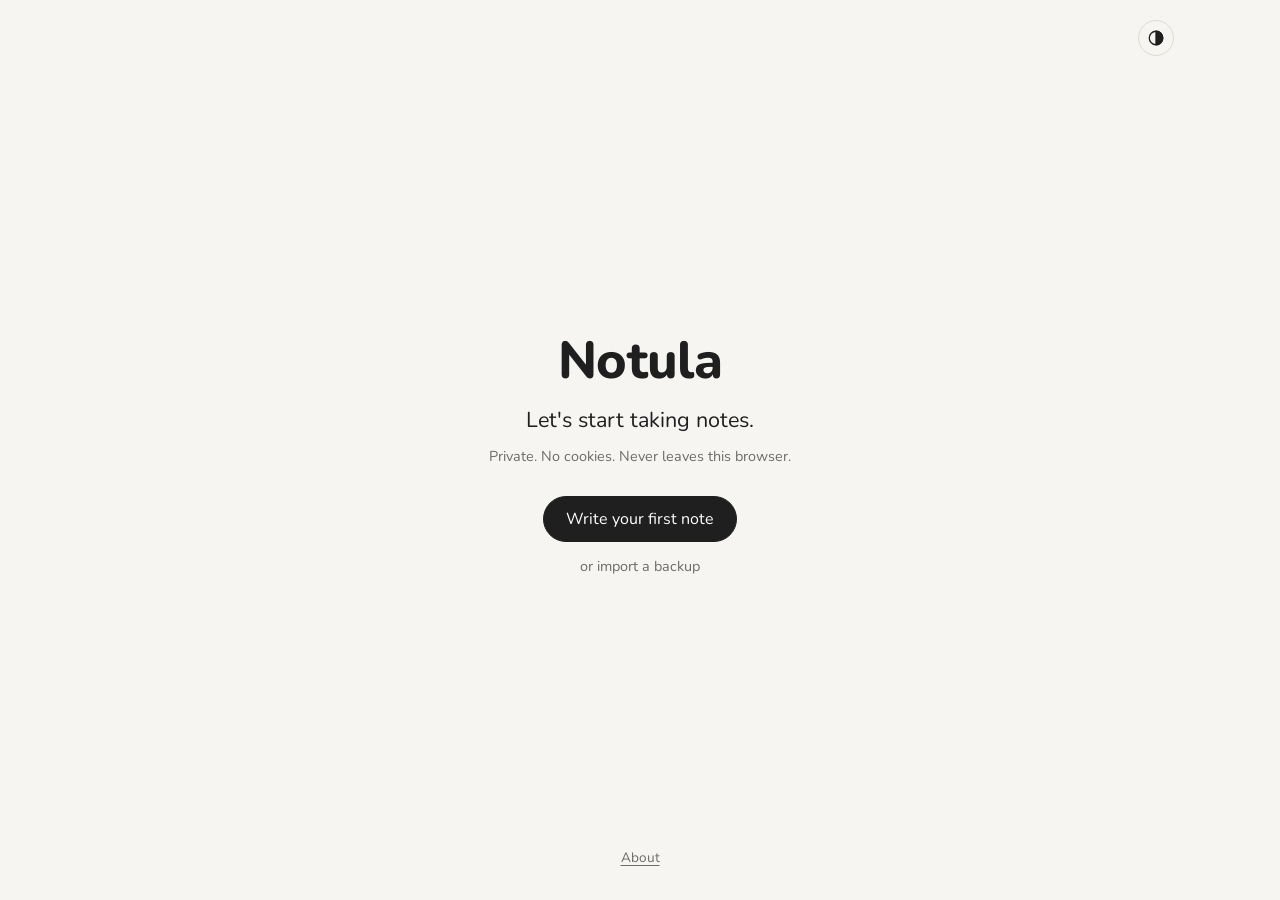
<file: index.html>
<!doctype html>
<html lang="en">
<head>
  <meta charset="utf-8">
  <meta name="viewport" content="width=device-width, initial-scale=1">
  <!-- No external resources, no network connections allowed from scripts -->
  <meta http-equiv="Content-Security-Policy"
        content="default-src 'none'; script-src 'self'; style-src 'self'; font-src 'self'; img-src 'self' data:; connect-src 'none'; worker-src 'self'; manifest-src 'self'; form-action 'none'; base-uri 'none'">
  <meta name="referrer" content="no-referrer">
  <meta name="color-scheme" content="light dark">
  <meta name="theme-color" content="#f6f5f2" media="(prefers-color-scheme: light)">
  <meta name="theme-color" content="#151515" media="(prefers-color-scheme: dark)">
  <link rel="icon" href="icons/icon.svg" type="image/svg+xml">
  <link rel="apple-touch-icon" href="icons/apple-touch-icon.png">
  <link rel="manifest" href="manifest.webmanifest">
  <title>Notula</title>
  <meta name="description" content="Notula: private sticky notes in your browser. No account, no cookies, no tracking. Your notes never leave your device, and it works offline.">
  <link rel="canonical" href="https://notula.fyi/">
  <meta property="og:type" content="website">
  <meta property="og:site_name" content="Notula">
  <meta property="og:title" content="Notula">
  <meta property="og:description" content="Notula: private sticky notes in your browser. No account, no cookies, no tracking. Your notes never leave your device, and it works offline.">
  <meta property="og:url" content="https://notula.fyi/">
  <meta property="og:image" content="https://notula.fyi/icons/icon-512.png">
  <link rel="stylesheet" href="style.css">
  <script src="theme.js"></script>
  <script src="app.js" defer></script>
</head>
<body class="booting">
  <svg class="sprite" aria-hidden="true">
    <symbol id="i-plus" viewBox="0 0 24 24"><path d="M12 5v14M5 12h14"/></symbol>
    <symbol id="i-calendar" viewBox="0 0 24 24"><rect x="3" y="4" width="18" height="18" rx="3"/><path d="M16 2v4M8 2v4M3 10h18"/></symbol>
    <symbol id="i-export" viewBox="0 0 24 24"><path d="M21 15v4a2 2 0 0 1-2 2H5a2 2 0 0 1-2-2v-4"/><path d="M7 10l5 5 5-5"/><path d="M12 15V3"/></symbol>
    <symbol id="i-import" viewBox="0 0 24 24"><path d="M21 15v4a2 2 0 0 1-2 2H5a2 2 0 0 1-2-2v-4"/><path d="M17 8l-5-5-5 5"/><path d="M12 3v12"/></symbol>
    <symbol id="i-theme" viewBox="0 0 24 24"><circle cx="12" cy="12" r="9"/><path d="M12 3a9 9 0 0 1 0 18z" fill="currentColor"/></symbol>
    <symbol id="i-edit" viewBox="0 0 24 24"><path d="M12 20h9"/><path d="M16.5 3.5a2.12 2.12 0 0 1 3 3L7 19l-4 1 1-4z"/></symbol>
    <symbol id="i-check" viewBox="0 0 24 24"><path d="M20 6L9 17l-5-5"/></symbol>
    <symbol id="i-close" viewBox="0 0 24 24"><path d="M6 6l12 12M18 6L6 18"/></symbol>
    <symbol id="i-hide" viewBox="0 0 24 24"><path d="M9.88 9.88a3 3 0 1 0 4.24 4.24"/><path d="M10.73 5.08A10.4 10.4 0 0 1 12 5c7 0 10 7 10 7a13.2 13.2 0 0 1-1.67 2.68"/><path d="M6.61 6.61A13.5 13.5 0 0 0 2 12s3 7 10 7a9.7 9.7 0 0 0 5.39-1.61"/><path d="M2 2l20 20"/></symbol>
    <symbol id="i-trash" viewBox="0 0 24 24"><path d="M3 6h18"/><path d="M19 6l-1 14a2 2 0 0 1-2 2H8a2 2 0 0 1-2-2L5 6"/><path d="M10 11v6M14 11v6"/><path d="M9 6V4a1 1 0 0 1 1-1h4a1 1 0 0 1 1 1v2"/></symbol>
  </svg>

  <section id="welcome" class="welcome" hidden>
    <h1 class="welcome-title">Notula</h1>
    <p class="welcome-tagline">Let's start taking notes.</p>
    <p class="welcome-privacy">Private. No cookies. Never leaves this browser.</p>
    <button id="welcome-start" type="button" class="primary">Write your first note</button>
    <button id="welcome-import" type="button" class="link">or import a backup</button>
  </section>

  <header>
    <h1>Notula</h1>
    <div class="actions">
      <button id="btn-add" type="button" class="icon-btn" title="New note" aria-label="New note" aria-haspopup="dialog"><svg class="icon" aria-hidden="true"><use href="#i-plus"/></svg></button>
      <button id="btn-calendar" type="button" class="icon-btn" title="Calendar" aria-label="Calendar" aria-haspopup="dialog" aria-expanded="false"><svg class="icon" aria-hidden="true"><use href="#i-calendar"/></svg></button>
      <button id="btn-export" type="button" class="icon-btn" title="Export" aria-label="Export"><svg class="icon" aria-hidden="true"><use href="#i-export"/></svg></button>
      <button id="btn-import" type="button" class="icon-btn" title="Import" aria-label="Import"><svg class="icon" aria-hidden="true"><use href="#i-import"/></svg></button>
      <input id="file-import" type="file" accept="application/json,.json" hidden>
      <button id="btn-hide" type="button" class="icon-btn" title="Hide notes" aria-label="Hide notes"><svg class="icon" aria-hidden="true"><use href="#i-hide"/></svg></button>
      <button id="btn-theme" type="button" class="icon-btn" title="Toggle theme" aria-label="Toggle theme"><svg class="icon" aria-hidden="true"><use href="#i-theme"/></svg></button>
    </div>
  </header>

  <main>
    <dialog id="compose" class="compose overlay" aria-label="New note">
    <form id="note-form" class="yellow" autocomplete="off">
      <p id="compose-date" class="compose-date" hidden></p>
      <input id="note-title" type="text" spellcheck="false" placeholder="Title" maxlength="200" required autofocus>
      <textarea id="note-body" spellcheck="false" placeholder="Write a note…" rows="7"></textarea>
      <div class="form-row">
        <div class="colors" role="radiogroup" aria-label="Color">
            <label><input type="radio" name="color" value="yellow" aria-label="Yellow" checked><span class="swatch yellow"></span></label>
            <label><input type="radio" name="color" value="pink" aria-label="Pink"><span class="swatch pink"></span></label>
            <label><input type="radio" name="color" value="blue" aria-label="Blue"><span class="swatch blue"></span></label>
            <label><input type="radio" name="color" value="green" aria-label="Green"><span class="swatch green"></span></label>
            <label><input type="radio" name="color" value="gray" aria-label="Neutral"><span class="swatch gray"></span></label>
          </div>
        <div>
          <button id="btn-cancel" type="button">Cancel</button>
          <button id="btn-save" type="submit" class="primary">Add</button>
        </div>
      </div>
    </form>
    </dialog>

    <dialog id="calendar" class="calendar overlay" aria-label="Calendar">
      <div class="cal-inner" tabindex="-1" autofocus>
        <div class="cal-head">
          <button id="cal-prev" type="button" aria-label="Previous month">‹</button>
          <button id="cal-month" type="button" class="cal-month" title="Show notes of this month"></button>
          <button id="cal-next" type="button" aria-label="Next month">›</button>
        </div>
        <div id="cal-grid" class="cal-grid"></div>
      </div>
    </dialog>

    <p id="filter-bar" class="filter-bar" hidden>
      <span id="filter-label"></span>
      <button id="filter-clear" type="button" title="Show all notes" aria-label="Show all notes">✕</button>
    </p>

    <p id="empty" class="empty" hidden>No notes yet. Write one above.</p>
    <section id="board" class="board"></section>

    <nav id="pager" class="pager" aria-label="Pages" hidden>
      <button id="page-prev" type="button" aria-label="Previous page">‹</button>
      <span id="page-label"></span>
      <button id="page-next" type="button" aria-label="Next page">›</button>
    </nav>
  </main>

  <footer class="site-footer">
    <a href="about.html">About</a>
    <span id="backup-sep" hidden>·</span>
    <button id="backup-status" type="button" class="link" title="Export a backup now" hidden></button>
  </footer>

  <dialog id="pw-dialog">
    <form id="pw-form" autocomplete="off">
      <h2 id="pw-title"></h2>
      <p id="pw-hint" class="hint"></p>
      <input id="pw1" type="password" placeholder="Password" autocomplete="off">
      <input id="pw2" type="password" placeholder="Repeat password" autocomplete="off">
      <p id="pw-error" class="error" hidden></p>
      <div class="dialog-actions">
        <button id="pw-cancel" type="button">Cancel</button>
        <button id="pw-ok" type="submit" class="primary">OK</button>
      </div>
    </form>
  </dialog>

  <dialog id="focus-dialog" class="focus overlay" aria-label="Note">
    <article id="focus-note" class="note focus-note" tabindex="-1">
      <button id="focus-close" type="button" class="focus-close" title="Close" aria-label="Close"><svg class="icon" aria-hidden="true"><use href="#i-close"/></svg></button>
      <textarea id="focus-title" class="focus-title" rows="1" maxlength="200" spellcheck="false" aria-label="Title"></textarea>
      <textarea id="focus-body" class="focus-body" spellcheck="false" placeholder="Write something…" aria-label="Text"></textarea>
      <footer>
        <div id="focus-colors" class="colors focus-colors" role="radiogroup" aria-label="Color">
          <label><input type="radio" name="focus-color" value="yellow" aria-label="Yellow"><span class="swatch yellow"></span></label>
          <label><input type="radio" name="focus-color" value="pink" aria-label="Pink"><span class="swatch pink"></span></label>
          <label><input type="radio" name="focus-color" value="blue" aria-label="Blue"><span class="swatch blue"></span></label>
          <label><input type="radio" name="focus-color" value="green" aria-label="Green"><span class="swatch green"></span></label>
          <label><input type="radio" name="focus-color" value="gray" aria-label="Neutral"><span class="swatch gray"></span></label>
        </div>
        <time class="note-date"></time>
        <span class="note-actions">
          <button type="button" class="delete" title="Delete" aria-label="Delete"><svg class="icon" aria-hidden="true"><use href="#i-trash"/></svg></button>
        </span>
      </footer>
    </article>
  </dialog>

  <dialog id="ask" class="ask overlay" aria-labelledby="ask-title">
    <div class="ask-inner">
      <h2 id="ask-title"></h2>
      <p id="ask-message" class="hint"></p>
      <div class="dialog-actions">
        <button id="ask-cancel" type="button">Cancel</button>
        <button id="ask-ok" type="button" class="primary">OK</button>
      </div>
    </div>
  </dialog>

  <dialog id="shortcuts" class="ask overlay" aria-labelledby="shortcuts-title">
    <div class="ask-inner">
      <h2 id="shortcuts-title">Keyboard shortcuts</h2>
      <dl class="shortcut-list">
        <dt><kbd>N</kbd></dt><dd>New note</dd>
        <dt><kbd>C</kbd></dt><dd>Calendar</dd>
        <dt><kbd>D</kbd></dt><dd>Light / dark mode</dd>
        <dt><kbd>H</kbd></dt><dd>Hide notes</dd>
        <dt><kbd>←</kbd> <kbd>→</kbd></dt><dd>Previous / next page, or note when one is open</dd>
        <dt><kbd>⌘</kbd> <kbd>Enter</kbd></dt><dd>Save the new note</dd>
        <dt><kbd>⌘</kbd> <kbd>⌫</kbd></dt><dd>Delete the open note</dd>
        <dt><kbd>Esc</kbd></dt><dd>Close, or show all notes again</dd>
        <dt><kbd>?</kbd></dt><dd>This list</dd>
      </dl>
      <p class="hint">On Windows and Linux, use Ctrl instead of ⌘. Letter shortcuts work when you're not typing.</p>
      <div class="dialog-actions">
        <button id="shortcuts-close" type="button" class="primary">Got it</button>
      </div>
    </div>
  </dialog>

  <dialog id="privacy" class="privacy" aria-label="Notes hidden">
    <div class="privacy-inner">
      <p class="welcome-title">Notula</p>
      <p class="welcome-tagline">Notes hidden</p>
      <p class="welcome-privacy">Click or press any key to show them.</p>
    </div>
  </dialog>

  <template id="note-tpl">
    <article class="note">
      <h2 class="note-title"></h2>
      <p class="note-body"></p>
      <footer>
        <time class="note-date"></time>
        <span class="note-actions">
          <button type="button" class="done" title="Mark as done" aria-label="Mark as done" aria-pressed="false"><svg class="icon" aria-hidden="true"><use href="#i-check"/></svg></button>
          <button type="button" class="edit" title="Edit" aria-label="Edit"><svg class="icon" aria-hidden="true"><use href="#i-edit"/></svg></button>
          <button type="button" class="delete" title="Delete" aria-label="Delete"><svg class="icon" aria-hidden="true"><use href="#i-trash"/></svg></button>
        </span>
      </footer>
    </article>
  </template>
</body>
</html>
</file>
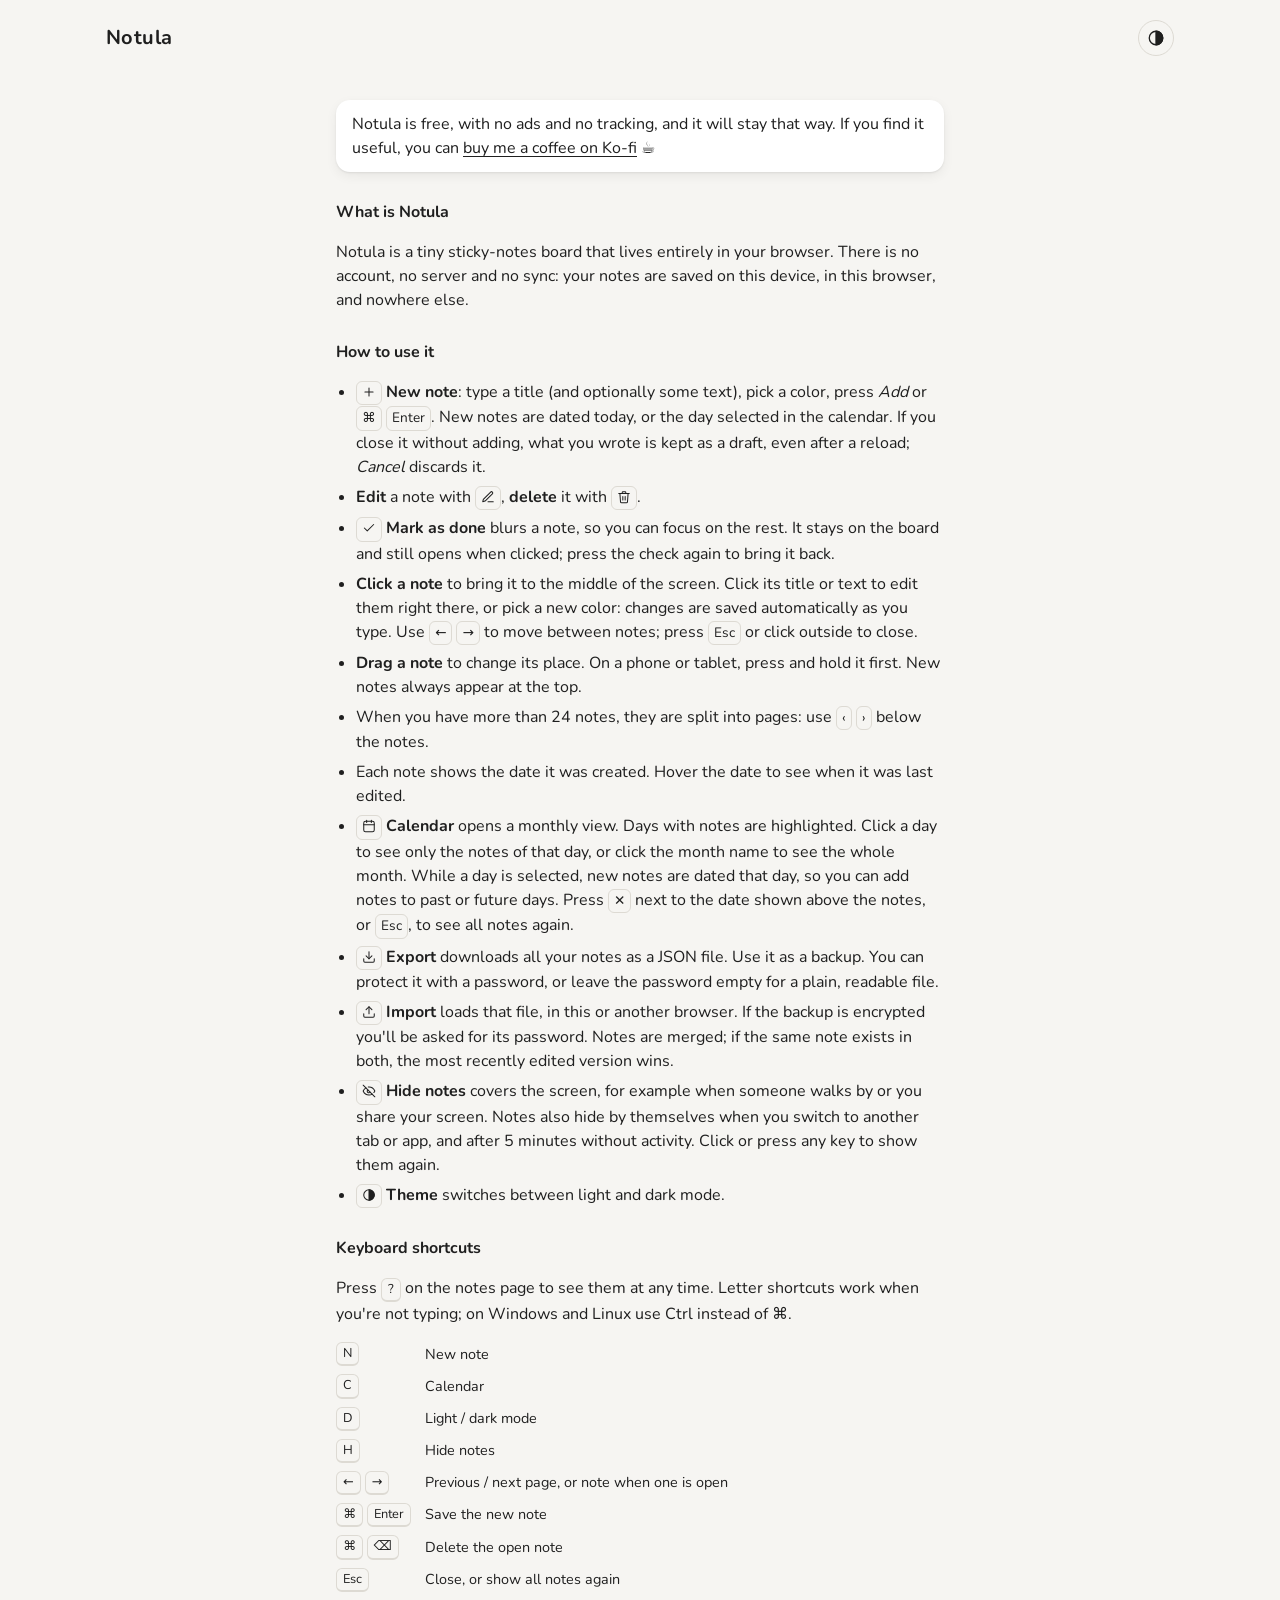
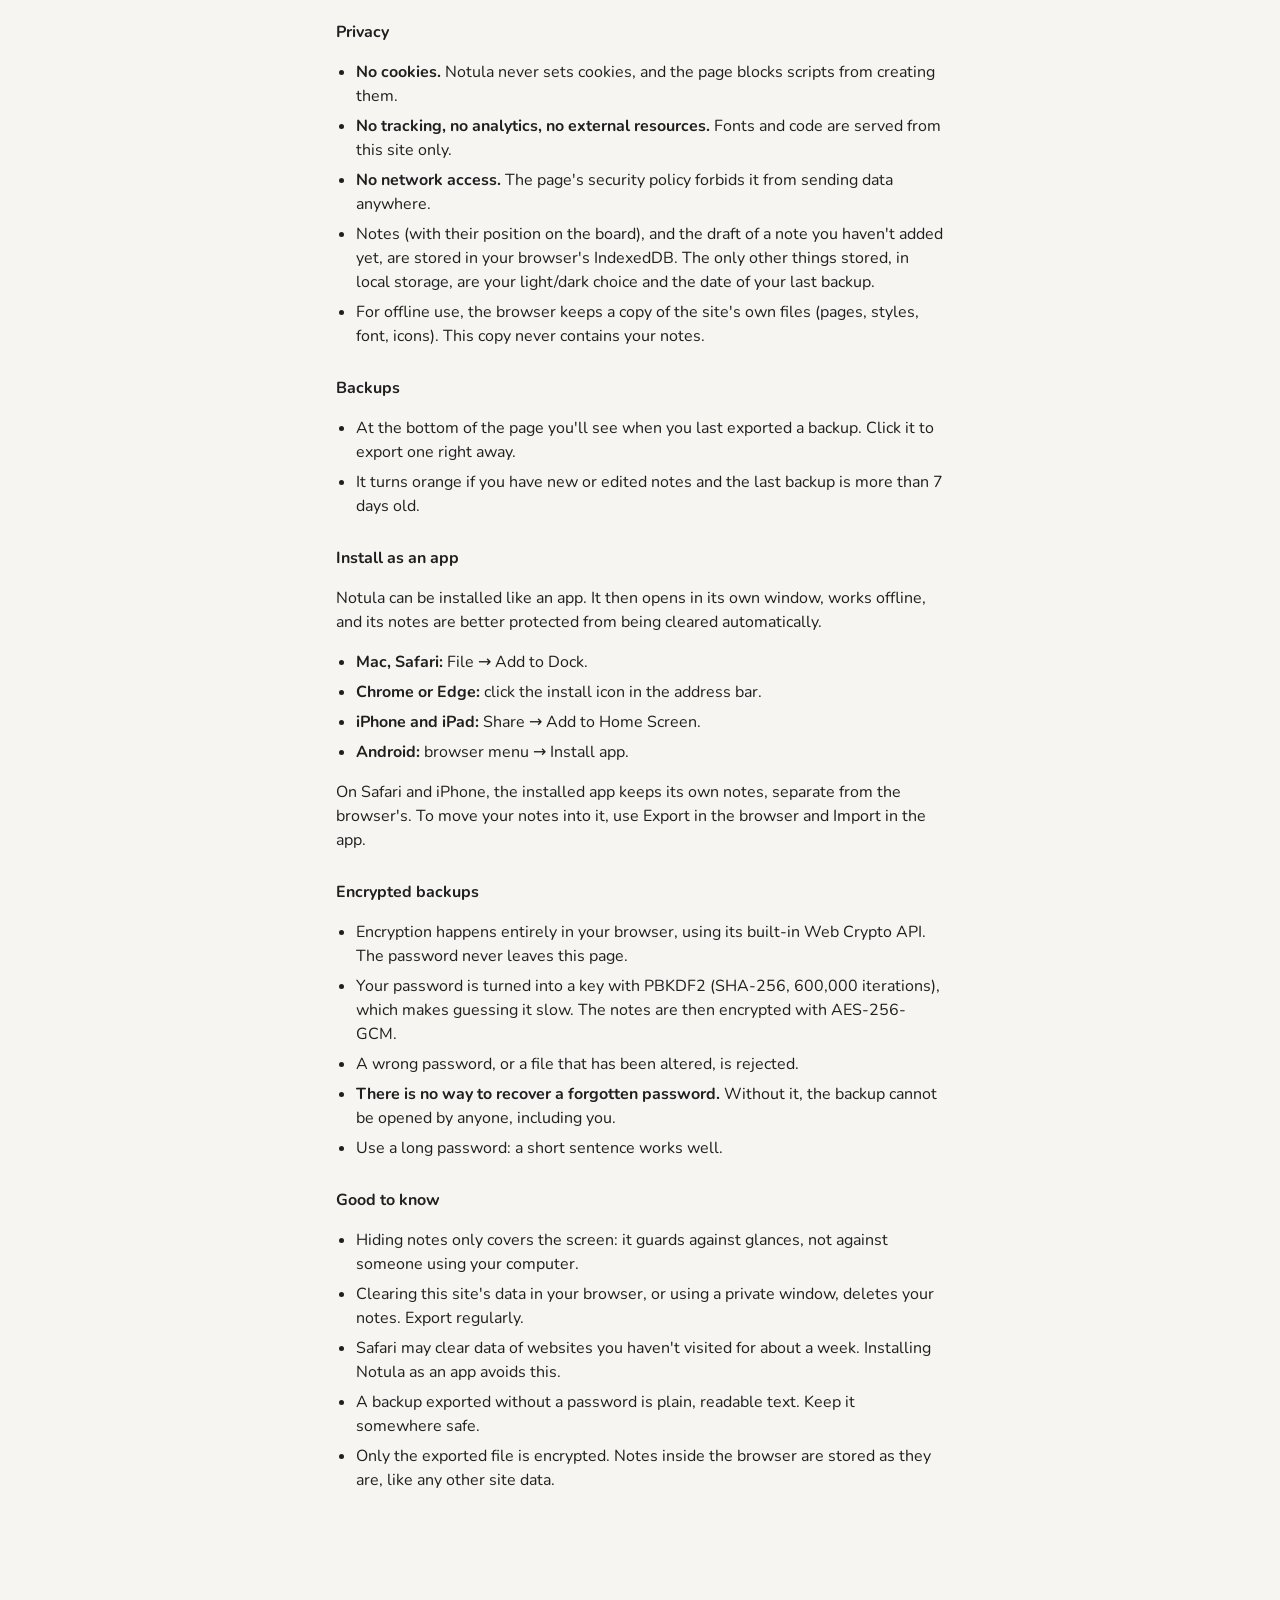
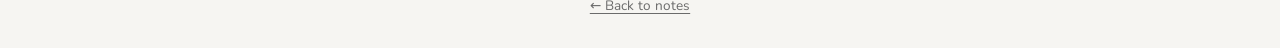
<file: about.html>
<!doctype html>
<html lang="en">
<head>
  <meta charset="utf-8">
  <meta name="viewport" content="width=device-width, initial-scale=1">
  <meta http-equiv="Content-Security-Policy"
        content="default-src 'none'; script-src 'self'; style-src 'self'; font-src 'self'; img-src 'self' data:; connect-src 'none'; worker-src 'self'; manifest-src 'self'; form-action 'none'; base-uri 'none'">
  <meta name="referrer" content="no-referrer">
  <meta name="color-scheme" content="light dark">
  <meta name="theme-color" content="#f6f5f2" media="(prefers-color-scheme: light)">
  <meta name="theme-color" content="#151515" media="(prefers-color-scheme: dark)">
  <link rel="icon" href="icons/icon.svg" type="image/svg+xml">
  <link rel="apple-touch-icon" href="icons/apple-touch-icon.png">
  <link rel="manifest" href="manifest.webmanifest">
  <title>About Notula</title>
  <meta name="description" content="How Notula works: private sticky notes stored only in your browser, with encrypted backups, offline use and no cookies or tracking.">
  <link rel="canonical" href="https://notula.fyi/about.html">
  <meta property="og:type" content="website">
  <meta property="og:site_name" content="Notula">
  <meta property="og:title" content="About Notula">
  <meta property="og:description" content="How Notula works: private sticky notes stored only in your browser, with encrypted backups, offline use and no cookies or tracking.">
  <meta property="og:url" content="https://notula.fyi/about.html">
  <meta property="og:image" content="https://notula.fyi/icons/icon-512.png">
  <link rel="stylesheet" href="style.css">
  <script src="theme.js"></script>
</head>
<body>
  <svg class="sprite" aria-hidden="true">
    <symbol id="i-plus" viewBox="0 0 24 24"><path d="M12 5v14M5 12h14"/></symbol>
    <symbol id="i-calendar" viewBox="0 0 24 24"><rect x="3" y="4" width="18" height="18" rx="3"/><path d="M16 2v4M8 2v4M3 10h18"/></symbol>
    <symbol id="i-export" viewBox="0 0 24 24"><path d="M21 15v4a2 2 0 0 1-2 2H5a2 2 0 0 1-2-2v-4"/><path d="M7 10l5 5 5-5"/><path d="M12 15V3"/></symbol>
    <symbol id="i-import" viewBox="0 0 24 24"><path d="M21 15v4a2 2 0 0 1-2 2H5a2 2 0 0 1-2-2v-4"/><path d="M17 8l-5-5-5 5"/><path d="M12 3v12"/></symbol>
    <symbol id="i-theme" viewBox="0 0 24 24"><circle cx="12" cy="12" r="9"/><path d="M12 3a9 9 0 0 1 0 18z" fill="currentColor"/></symbol>
    <symbol id="i-edit" viewBox="0 0 24 24"><path d="M12 20h9"/><path d="M16.5 3.5a2.12 2.12 0 0 1 3 3L7 19l-4 1 1-4z"/></symbol>
    <symbol id="i-check" viewBox="0 0 24 24"><path d="M20 6L9 17l-5-5"/></symbol>
    <symbol id="i-hide" viewBox="0 0 24 24"><path d="M9.88 9.88a3 3 0 1 0 4.24 4.24"/><path d="M10.73 5.08A10.4 10.4 0 0 1 12 5c7 0 10 7 10 7a13.2 13.2 0 0 1-1.67 2.68"/><path d="M6.61 6.61A13.5 13.5 0 0 0 2 12s3 7 10 7a9.7 9.7 0 0 0 5.39-1.61"/><path d="M2 2l20 20"/></symbol>
    <symbol id="i-trash" viewBox="0 0 24 24"><path d="M3 6h18"/><path d="M19 6l-1 14a2 2 0 0 1-2 2H8a2 2 0 0 1-2-2L5 6"/><path d="M10 11v6M14 11v6"/><path d="M9 6V4a1 1 0 0 1 1-1h4a1 1 0 0 1 1 1v2"/></symbol>
  </svg>
  <header>
    <h1><a href="index.html">Notula</a></h1>
    <div class="actions">
      <button id="btn-theme" type="button" class="icon-btn" title="Toggle theme" aria-label="Toggle theme"><svg class="icon" aria-hidden="true"><use href="#i-theme"/></svg></button>
    </div>
  </header>

  <main class="about">
    <p class="support">
      Notula is free, with no ads and no tracking, and it will stay that way.
      If you find it useful, you can <a href="https://ko-fi.com/notula_app" rel="noopener noreferrer" target="_blank">buy me a coffee on Ko-fi</a> ☕
    </p>

    <h2>What is Notula</h2>
    <p>
      Notula is a tiny sticky-notes board that lives entirely in your browser.
      There is no account, no server and no sync: your notes are saved on this
      device, in this browser, and nowhere else.
    </p>

    <h2>How to use it</h2>
    <ul>
      <li><span class="kbd"><svg class="icon" aria-hidden="true"><use href="#i-plus"/></svg></span> <strong>New note</strong>: type a title (and optionally some text), pick a color, press <em>Add</em> or <span class="kbd">⌘</span> <span class="kbd">Enter</span>. New notes are dated today, or the day selected in the calendar. If you close it without adding, what you wrote is kept as a draft, even after a reload; <em>Cancel</em> discards it.</li>
      <li><strong>Edit</strong> a note with <span class="kbd"><svg class="icon" aria-hidden="true"><use href="#i-edit"/></svg></span>, <strong>delete</strong> it with <span class="kbd"><svg class="icon" aria-hidden="true"><use href="#i-trash"/></svg></span>.</li>
      <li><span class="kbd"><svg class="icon" aria-hidden="true"><use href="#i-check"/></svg></span> <strong>Mark as done</strong> blurs a note, so you can focus on the rest. It stays on the board and still opens when clicked; press the check again to bring it back.</li>
      <li><strong>Click a note</strong> to bring it to the middle of the screen. Click its title or text to edit them right there, or pick a new color: changes are saved automatically as you type. Use <span class="kbd">←</span> <span class="kbd">→</span> to move between notes; press <span class="kbd">Esc</span> or click outside to close.</li>
      <li><strong>Drag a note</strong> to change its place. On a phone or tablet, press and hold it first. New notes always appear at the top.</li>
      <li>When you have more than 24 notes, they are split into pages: use <span class="kbd">‹</span> <span class="kbd">›</span> below the notes.</li>
      <li>Each note shows the date it was created. Hover the date to see when it was last edited.</li>
      <li><span class="kbd"><svg class="icon" aria-hidden="true"><use href="#i-calendar"/></svg></span> <strong>Calendar</strong> opens a monthly view. Days with notes are highlighted. Click a day to see only the notes of that day, or click the month name to see the whole month. While a day is selected, new notes are dated that day, so you can add notes to past or future days. Press <span class="kbd">✕</span> next to the date shown above the notes, or <span class="kbd">Esc</span>, to see all notes again.</li>
      <li><span class="kbd"><svg class="icon" aria-hidden="true"><use href="#i-export"/></svg></span> <strong>Export</strong> downloads all your notes as a JSON file. Use it as a backup. You can protect it with a password, or leave the password empty for a plain, readable file.</li>
      <li><span class="kbd"><svg class="icon" aria-hidden="true"><use href="#i-import"/></svg></span> <strong>Import</strong> loads that file, in this or another browser. If the backup is encrypted you'll be asked for its password. Notes are merged; if the same note exists in both, the most recently edited version wins.</li>
      <li><span class="kbd"><svg class="icon" aria-hidden="true"><use href="#i-hide"/></svg></span> <strong>Hide notes</strong> covers the screen, for example when someone walks by or you share your screen. Notes also hide by themselves when you switch to another tab or app, and after 5 minutes without activity. Click or press any key to show them again.</li>
      <li><span class="kbd"><svg class="icon" aria-hidden="true"><use href="#i-theme"/></svg></span> <strong>Theme</strong> switches between light and dark mode.</li>
    </ul>

    <h2>Keyboard shortcuts</h2>
    <p>Press <kbd>?</kbd> on the notes page to see them at any time. Letter shortcuts work when you're not typing; on Windows and Linux use Ctrl instead of ⌘.</p>
    <dl class="shortcut-list">
      <dt><kbd>N</kbd></dt><dd>New note</dd>
      <dt><kbd>C</kbd></dt><dd>Calendar</dd>
      <dt><kbd>D</kbd></dt><dd>Light / dark mode</dd>
      <dt><kbd>H</kbd></dt><dd>Hide notes</dd>
      <dt><kbd>←</kbd> <kbd>→</kbd></dt><dd>Previous / next page, or note when one is open</dd>
      <dt><kbd>⌘</kbd> <kbd>Enter</kbd></dt><dd>Save the new note</dd>
      <dt><kbd>⌘</kbd> <kbd>⌫</kbd></dt><dd>Delete the open note</dd>
      <dt><kbd>Esc</kbd></dt><dd>Close, or show all notes again</dd>
    </dl>

    <h2>Privacy</h2>
    <ul>
      <li><strong>No cookies.</strong> Notula never sets cookies, and the page blocks scripts from creating them.</li>
      <li><strong>No tracking, no analytics, no external resources.</strong> Fonts and code are served from this site only.</li>
      <li><strong>No network access.</strong> The page's security policy forbids it from sending data anywhere.</li>
      <li>Notes (with their position on the board), and the draft of a note you haven't added yet, are stored in your browser's IndexedDB. The only other things stored, in local storage, are your light/dark choice and the date of your last backup.</li>
      <li>For offline use, the browser keeps a copy of the site's own files (pages, styles, font, icons). This copy never contains your notes.</li>
    </ul>

    <h2>Backups</h2>
    <ul>
      <li>At the bottom of the page you'll see when you last exported a backup. Click it to export one right away.</li>
      <li>It turns orange if you have new or edited notes and the last backup is more than 7 days old.</li>
    </ul>

    <h2>Install as an app</h2>
    <p>Notula can be installed like an app. It then opens in its own window, works offline, and its notes are better protected from being cleared automatically.</p>
    <ul>
      <li><strong>Mac, Safari:</strong> File → Add to Dock.</li>
      <li><strong>Chrome or Edge:</strong> click the install icon in the address bar.</li>
      <li><strong>iPhone and iPad:</strong> Share → Add to Home Screen.</li>
      <li><strong>Android:</strong> browser menu → Install app.</li>
    </ul>
    <p>On Safari and iPhone, the installed app keeps its own notes, separate from the browser's. To move your notes into it, use Export in the browser and Import in the app.</p>

    <h2>Encrypted backups</h2>
    <ul>
      <li>Encryption happens entirely in your browser, using its built-in Web Crypto API. The password never leaves this page.</li>
      <li>Your password is turned into a key with PBKDF2 (SHA-256, 600,000 iterations), which makes guessing it slow. The notes are then encrypted with AES-256-GCM.</li>
      <li>A wrong password, or a file that has been altered, is rejected.</li>
      <li><strong>There is no way to recover a forgotten password.</strong> Without it, the backup cannot be opened by anyone, including you.</li>
      <li>Use a long password: a short sentence works well.</li>
    </ul>

    <h2>Good to know</h2>
    <ul>
      <li>Hiding notes only covers the screen: it guards against glances, not against someone using your computer.</li>
      <li>Clearing this site's data in your browser, or using a private window, deletes your notes. Export regularly.</li>
      <li>Safari may clear data of websites you haven't visited for about a week. Installing Notula as an app avoids this.</li>
      <li>A backup exported without a password is plain, readable text. Keep it somewhere safe.</li>
      <li>Only the exported file is encrypted. Notes inside the browser are stored as they are, like any other site data.</li>
    </ul>
  </main>

  <footer class="site-footer">
    <a href="index.html">← Back to notes</a>
  </footer>
</body>
</html>
</file>
<file: style.css>
@font-face {
  font-family: "Nunito";
  src: url("fonts/Nunito-latin-variable.woff2") format("woff2-variations"),
       url("fonts/Nunito-latin-variable.woff2") format("woff2");
  font-weight: 200 1000;
  font-display: swap;
}

:root {
  --bg: #f6f5f2;
  --fg: #1f1f1f;
  --muted: #6b6b6b;
  --surface: #ffffff;
  --border: #dddad3;
  --accent: #1f1f1f;
  --accent-fg: #ffffff;
  --yellow: #fff3a8;
  --pink: #ffd3e0;
  --blue: #cfe6ff;
  --green: #d4f5d0;
  --gray: #e3e0d9;
  --note-fg: #1f1f1f;
  --warn: #c2410c;
  --danger: #c62828;
  --mark: #ffe066;
  --mark-fg: #1f1f1f;
  --shadow: 0 1px 2px rgba(0,0,0,.08), 0 4px 12px rgba(0,0,0,.06);
}

@media (prefers-color-scheme: dark) {
  :root:not([data-theme="light"]) {
    --bg: #151515;
    --fg: #ececec;
    --muted: #9a9a9a;
    --surface: #1f1f1f;
    --border: #333;
    --accent: #ececec;
    --accent-fg: #151515;
    --yellow: #4a4420;
    --pink: #4a2a35;
    --blue: #22364d;
    --green: #26402a;
  --gray: #3a3936;
    --note-fg: #ececec;
  --warn: #fb923c;
  --danger: #e5534b;
  --mark: #e8cf5a;
  --mark-fg: #151515;
    --shadow: 0 1px 2px rgba(0,0,0,.5);
  }
}

:root[data-theme="dark"] {
  --bg: #151515;
  --fg: #ececec;
  --muted: #9a9a9a;
  --surface: #1f1f1f;
  --border: #333;
  --accent: #ececec;
  --accent-fg: #151515;
  --yellow: #4a4420;
  --pink: #4a2a35;
  --blue: #22364d;
  --green: #26402a;
  --gray: #3a3936;
  --note-fg: #ececec;
  --warn: #fb923c;
  --danger: #e5534b;
  --mark: #e8cf5a;
  --mark-fg: #151515;
  --shadow: 0 1px 2px rgba(0,0,0,.5);
}

* { box-sizing: border-box; }

body {
  margin: 0;
  background: var(--bg);
  color: var(--fg);
  font: 16px/1.5 "Nunito", system-ui, -apple-system, "Segoe UI", sans-serif;
  min-height: 100vh;
  min-height: 100dvh;
  display: flex;
  flex-direction: column;
}

header {
  width: 100%;
  display: flex;
  align-items: center;
  justify-content: space-between;
  gap: 12px;
  max-width: 1100px;
  margin: 0 auto;
  padding: 20px 16px 12px;
}

h1 { font-size: 1.25rem; margin: 0; letter-spacing: .02em; }

.actions { display: flex; gap: 8px; }

main { width: 100%; max-width: 1100px; margin: 0 auto; padding: 32px 16px 72px; flex: 1; }

button {
  font: inherit;
  font-size: .9rem;
  color: var(--fg);
  background: transparent;
  border: 1px solid var(--border);
  border-radius: 8px;
  padding: 6px 12px;
  cursor: pointer;
}
button:hover { border-color: var(--muted); }
/* Keyboard focus: a thin ring in the text color instead of the browser's blue one */
button:focus-visible { outline: 2px solid var(--fg); outline-offset: 2px; }
button.primary { background: var(--accent); color: var(--accent-fg); border-color: var(--accent); }

#note-form {
  color: var(--note-fg);
  border-radius: 18px;
  padding: 18px 20px 14px;
  box-shadow: 0 20px 60px rgba(0, 0, 0, .3);
}
#note-form.yellow { background: var(--yellow); }
#note-form.pink   { background: var(--pink); }
#note-form.blue   { background: var(--blue); }
#note-form.green  { background: var(--green); }
#note-form.gray   { background: var(--gray); }
#note-form ::placeholder { color: inherit; opacity: .5; }

.compose {
  padding: 0;
  border: 0;
  background: transparent;
  box-shadow: none;
  width: min(560px, calc(100vw - 32px));
  overflow: visible;
}
.compose[open] { animation: pop-in .2s ease-out; }

#note-form input[type="text"],
#note-form textarea {
  display: block;
  width: 100%;
  border: 0;
  outline: 0;
  background: transparent;
  color: var(--fg);
  font: inherit;
  resize: vertical;
  padding: 4px 2px;
}
#note-form #note-title { font-weight: 700; font-size: 1.25rem; }

.form-row {
  display: flex;
  justify-content: space-between;
  align-items: center;
  margin-top: 8px;
  gap: 8px;
}

.colors { display: flex; gap: 6px; }
.colors input { position: absolute; opacity: 0; pointer-events: none; }
.swatch {
  display: block;
  width: 20px; height: 20px;
  border-radius: 50%;
  border: 1px solid rgba(127, 127, 127, .45);
  cursor: pointer;
}
.colors input:checked + .swatch { outline: 2px solid var(--fg); outline-offset: 2px; }
.colors input:focus-visible + .swatch { outline: 2px dashed var(--fg); outline-offset: 2px; }

.yellow { background: var(--yellow); }
.pink   { background: var(--pink); }
.blue   { background: var(--blue); }
.green  { background: var(--green); }
.gray   { background: var(--gray); }

.board {
  position: relative;
  display: grid;
  grid-template-columns: repeat(auto-fill, minmax(220px, 1fr));
  gap: 16px;
}

.note {
  color: var(--note-fg);
  border-radius: 18px;
  padding: 16px 16px 10px;
  box-shadow: var(--shadow);
  display: flex;
  flex-direction: column;
  min-height: 160px;
}
.note-title { font-size: 1rem; margin: 0 0 6px; overflow-wrap: anywhere; }
.note-body  { margin: 0; flex: 1; white-space: pre-wrap; overflow-wrap: anywhere; font-size: .95rem; }

.note footer {
  display: flex;
  justify-content: space-between;
  align-items: center;
  margin-top: 10px;
  font-size: .75rem;
  opacity: .75;
}
.note-actions button { border: 0; padding: 2px 6px; font-size: .9rem; color: inherit; }
.note-actions button:hover { opacity: .6; }

.empty { text-align: center; color: var(--muted); }

h1 a { color: inherit; text-decoration: none; }

a { color: inherit; text-underline-offset: 3px; }

.site-footer {
  text-align: center;
  padding: 16px 16px 32px;
  font-size: .85rem;
  color: var(--muted);
}

.about { max-width: 640px; }
.about h2 { font-size: 1rem; margin: 28px 0 8px; }
.about ul { padding-left: 20px; }
.about li { margin: 6px 0; }
.about .support { margin-top: 0; padding: 12px 16px; border-radius: 14px; background: var(--surface); box-shadow: var(--shadow); }
.kbd {
  display: inline-block;
  border: 1px solid var(--border);
  border-radius: 6px;
  padding: 0 6px;
  font-size: .85em;
}

dialog {
  border: 1px solid var(--border);
  border-radius: 18px;
  background: var(--surface);
  color: var(--fg);
  padding: 20px;
  width: min(420px, calc(100vw - 32px));
  box-shadow: var(--shadow);
}
dialog::backdrop { background: rgba(0, 0, 0, .35); }
dialog h2 { font-size: 1rem; margin: 0 0 6px; }
dialog .hint { font-size: .85rem; color: var(--muted); margin: 0 0 12px; }
dialog input[type="password"] {
  display: block;
  width: 100%;
  font: inherit;
  color: var(--fg);
  background: var(--bg);
  border: 1px solid var(--border);
  border-radius: 10px;
  padding: 8px 10px;
  margin-bottom: 8px;
}
dialog input[type="password"]:focus { outline: 2px solid var(--fg); outline-offset: 1px; }
dialog input[hidden] { display: none; }
dialog .error { color: #e0443e; font-size: .85rem; margin: 0 0 8px; }
.dialog-actions { display: flex; justify-content: flex-end; gap: 8px; margin-top: 8px; }

.calendar {
  padding: 0;
  width: min(340px, calc(100vw - 32px));
}
.calendar[open] { animation: pop-in .2s ease-out; }
@keyframes pop-in { from { opacity: 0; transform: scale(.96); } }
.cal-inner { padding: 14px 16px 16px; outline: none; }

.cal-head { display: flex; align-items: center; justify-content: space-between; margin-bottom: 8px; }
.cal-head button { border: 0; padding: 4px 10px; border-radius: 10px; }
.cal-head button:hover { background: var(--bg); }
.cal-month { font-weight: 700; }
.cal-grid { display: grid; grid-template-columns: repeat(7, 1fr); gap: 2px; text-align: center; }
.cal-weekday { font-size: .75rem; color: var(--muted); padding: 4px 0; }
.cal-day {
  position: relative;
  border: 0;
  border-radius: 10px;
  padding: 8px 0;
  font-size: .85rem;
}
.cal-day:hover { background: var(--bg); }
.cal-day.today { font-weight: 800; box-shadow: inset 0 0 0 1.5px var(--fg); }
.cal-day.has-notes { background: var(--mark); color: var(--mark-fg); font-weight: 700; }
.cal-day.has-notes:hover { filter: brightness(.95); }
.cal-day.selected,
.cal-month.selected,
.cal-month.selected:hover,
.cal-day.selected:hover { background: var(--accent); color: var(--accent-fg); }

.filter-bar {
  display: flex;
  align-items: center;
  justify-content: center;
  gap: 8px;
  margin: 0 0 20px;
  font-size: .85rem;
  color: var(--muted);
}
.filter-bar[hidden] { display: none; }
.filter-bar button { border: 0; padding: 0 6px; color: inherit; }

.sprite { position: absolute; width: 0; height: 0; overflow: hidden; }

.icon {
  width: 18px;
  height: 18px;
  fill: none;
  stroke: currentColor;
  stroke-width: 1.75;
  stroke-linecap: round;
  stroke-linejoin: round;
  vertical-align: middle;
}

.icon-btn {
  width: 36px;
  height: 36px;
  padding: 0;
  border-radius: 50%;
  display: inline-grid;
  place-items: center;
}
.icon-btn.active { background: var(--accent); color: var(--accent-fg); border-color: var(--accent); }

.note-actions button { display: inline-grid; place-items: center; }
.note-actions .icon { width: 16px; height: 16px; }

/* Done notes: blurred like the board behind an open dialog. The check stays sharp to undo it. */
.note.is-done { box-shadow: none; }
.note.is-done > :not(footer),
.note.is-done .note-date,
.note.is-done .note-actions button:not(.done) { filter: blur(3px); opacity: .5; }
.note.is-done footer { opacity: 1; }
.note.is-done .note-actions .done .icon { stroke-width: 3; }

.kbd .icon { width: 14px; height: 14px; vertical-align: -2px; }
.kbd { padding: 1px 5px; }

button.link {
  border: 0;
  padding: 0;
  font-size: inherit;
  color: inherit;
  text-decoration: underline;
  text-decoration-color: transparent;
  text-underline-offset: 3px;
}
button.link:hover { text-decoration-color: currentColor; }
button.link.warn { color: var(--warn); font-weight: 700; }
#backup-sep { margin: 0 6px; }
#backup-sep[hidden], button.link[hidden] { display: none; }

/* ---------- Welcome screen ---------- */
body.booting header,
body.booting main { visibility: hidden; }
body.welcome-mode main { display: none; }
/* On the welcome screen the header keeps only the theme toggle */
body.welcome-mode header { order: -1; }
body.welcome-mode header h1 { visibility: hidden; }
body.welcome-mode #btn-add,
body.welcome-mode #btn-hide,
body.welcome-mode #btn-calendar,
body.welcome-mode #btn-export,
body.welcome-mode #btn-import { display: none; }

.welcome {
  flex: 1;
  display: flex;
  flex-direction: column;
  align-items: center;
  justify-content: center;
  text-align: center;
  padding: 32px 16px;
  transition: opacity .2s ease;
}
.welcome[hidden] { display: none; }
.welcome.fade-out { opacity: 0; }
.welcome-title { font-size: 3.25rem; font-weight: 800; letter-spacing: -.01em; margin: 0; }
.welcome-tagline { font-size: 1.35rem; margin: 4px 0 0; }
.welcome-privacy { color: var(--muted); font-size: .9rem; margin: 10px 0 28px; }
#welcome-start { padding: 10px 22px; border-radius: 999px; font-size: 1rem; }
#welcome-import { margin-top: 14px; color: var(--muted); font-size: .9rem; }

body.fade-in header,
body.fade-in main { animation: fade-in .25s ease-out; }
@keyframes fade-in {
  from { opacity: 0; transform: translateY(4px); }
  to { opacity: 1; transform: none; }
}

@media (prefers-reduced-motion: reduce) {
  .welcome { transition: none; }
  body.fade-in header,
  body.fade-in main { animation: none; }
}

/* ---------- Focus view ---------- */
.board .note {
  cursor: pointer;
  transition: transform .15s ease, box-shadow .15s ease;
}
.board .note:hover {
  transform: translateY(-3px);
  box-shadow: var(--shadow), 0 10px 24px rgba(0, 0, 0, .12);
}
.board .note:focus-visible { outline: 2px solid var(--fg); outline-offset: 3px; }

body:has(.overlay[open]) { overflow: hidden; }

.focus {
  position: fixed;
  inset: 0;
  width: 100%;
  height: 100%;
  max-width: none;
  max-height: none;
  margin: 0;
  padding: 16px;
  border: 0;
  border-radius: 0;
  background: transparent;
  box-shadow: none;
  place-items: center;
}
.focus[open] { display: grid; }

/* Background behind the focused note. To make the other notes disappear entirely,
   swap these two lines for: background: var(--bg); backdrop-filter: none; */
.overlay::backdrop {
  background: rgba(0, 0, 0, .35);
  backdrop-filter: blur(8px);
  -webkit-backdrop-filter: blur(8px);
  transition: opacity .22s ease;
}
.overlay[open]::backdrop { animation: backdrop-in .26s ease-out; }
.overlay.closing::backdrop { opacity: 0; }
@keyframes backdrop-in { from { opacity: 0; } }

.focus-note {
  position: relative;
  width: min(640px, 100%);
  max-height: min(80vh, 760px);
  min-height: 280px;
  padding: 28px 28px 16px;
  box-shadow: 0 20px 60px rgba(0, 0, 0, .3);
  outline: none;
}
.focus-title,
.focus-body {
  display: block;
  border: 0;
  outline: 0;
  resize: none;
  background: transparent;
  color: inherit;
  font: inherit;
  border-radius: 8px;
  margin: 0 0 0 -6px;
  padding: 2px 6px;
}
.focus-title:hover, .focus-body:hover,
.focus-title:focus, .focus-body:focus { background: rgba(127, 127, 127, .12); }
.focus-title { width: calc(100% - 36px); font-size: 1.5rem; font-weight: 700; line-height: 1.3; overflow: hidden; margin-bottom: 10px; }
.focus-body { width: calc(100% + 12px); flex: 1; font-size: 1.1rem; line-height: 1.6; min-height: 180px; overflow-y: auto; }
.focus-body::placeholder { color: inherit; opacity: .5; }
.focus-note footer { font-size: .85rem; }
.focus-close {
  position: absolute;
  top: 16px;
  right: 16px;
  width: 32px;
  height: 32px;
  padding: 0;
  border: 0;
  border-radius: 50%;
  color: inherit;
  display: grid;
  place-items: center;
  opacity: .7;
}
.focus-close:hover { opacity: 1; }

@media (prefers-reduced-motion: reduce) {
  .board .note { transition: none; }
  .board .note:hover { transform: none; }
  .overlay[open]::backdrop,
  .calendar[open],
  .compose[open] { animation: none; }
}

.compose-date { margin: 0 0 6px; font-size: .8rem; font-weight: 700; opacity: .7; }
.compose-date[hidden] { display: none; }

.pager {
  display: flex;
  align-items: center;
  justify-content: center;
  gap: 12px;
  margin-top: 28px;
  font-size: .9rem;
  color: var(--muted);
}
.pager[hidden] { display: none; }
.pager button { width: 36px; height: 36px; padding: 0; border-radius: 50%; font-size: 1.1rem; }
.pager button:disabled { opacity: .35; cursor: default; }

/* ---------- Drag to reorder ---------- */
.board .note {
  user-select: none;
  -webkit-user-select: none;
  -webkit-touch-callout: none;
}
.board .note.dragging {
  position: relative;
  z-index: 10;
  transition: none;
  pointer-events: none;
  cursor: grabbing;
  box-shadow: 0 18px 40px rgba(0, 0, 0, .25);
}
body.is-dragging { cursor: grabbing; user-select: none; -webkit-user-select: none; }
body.is-dragging .board .note:hover { transform: none; }

/* Color picker inside the focus view */
.focus-note footer { justify-content: flex-start; flex-wrap: wrap; gap: 10px 14px; }
.focus-note footer time { order: -1; flex-basis: 100%; } /* date on its own line, colors and delete below */
.focus-colors { margin-right: auto; }

/* ---------- Confirm / message dialog ---------- */
.ask { padding: 0; width: min(380px, calc(100vw - 32px)); }
.ask[open] { animation: pop-in .18s ease-out; }
.ask-inner { padding: 20px; }
.ask h2 { font-size: 1.05rem; margin: 0 0 6px; }
.ask .hint { margin: 0 0 16px; }
.ask .hint[hidden] { display: none; }
.ask button[hidden] { display: none; }
button.danger { background: var(--danger); border-color: var(--danger); color: #fff; }
@media (prefers-reduced-motion: reduce) { .ask[open] { animation: none; } }

/* ---------- Keyboard shortcuts ---------- */
kbd {
  display: inline-block;
  min-width: 1.6em;
  padding: 1px 6px;
  border: 1px solid var(--border);
  border-bottom-width: 2px;
  border-radius: 6px;
  font: inherit;
  font-size: .8rem;
  text-align: center;
  background: var(--bg);
}
.shortcut-list {
  display: grid;
  grid-template-columns: auto 1fr;
  gap: 8px 14px;
  align-items: center;
  margin: 12px 0 14px;
  font-size: .9rem;
}
.shortcut-list dt { white-space: nowrap; }
.shortcut-list dd { margin: 0; }
#shortcuts { width: min(440px, calc(100vw - 32px)); }

/* ---------- Privacy screen ---------- */
.privacy {
  position: fixed;
  inset: 0;
  width: 100%;
  height: 100%;
  max-width: none;
  max-height: none;
  margin: 0;
  padding: 16px;
  border: 0;
  border-radius: 0;
  background: var(--bg);
  color: var(--fg);
  box-shadow: none;
  cursor: pointer;
  place-items: center;
  text-align: center;
  outline: none;
}
.privacy[open] { display: grid; animation: backdrop-in .15s ease-out; }
.privacy::backdrop { background: var(--bg); }
.privacy-inner p { margin: 0; }
.privacy .welcome-privacy { margin-top: 10px; }
@media (prefers-reduced-motion: reduce) { .privacy[open] { animation: none; } }
</file>
